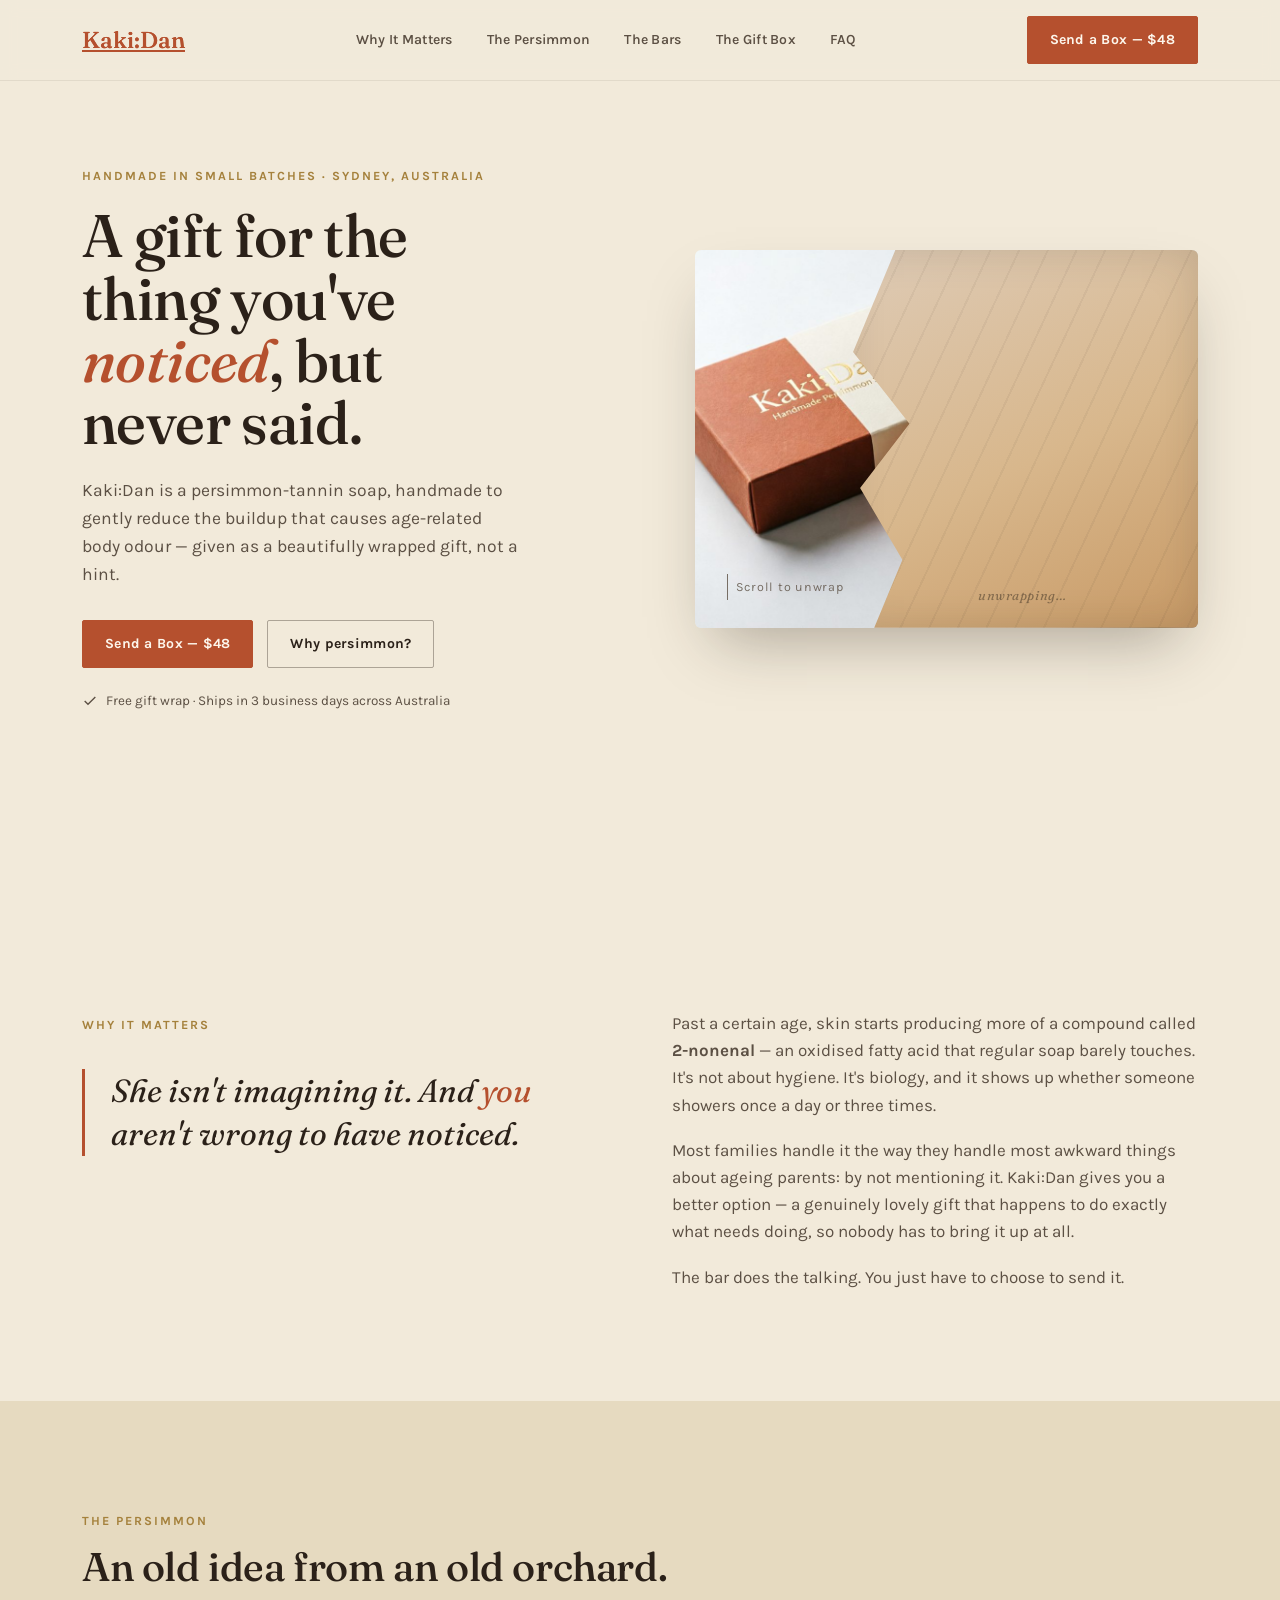
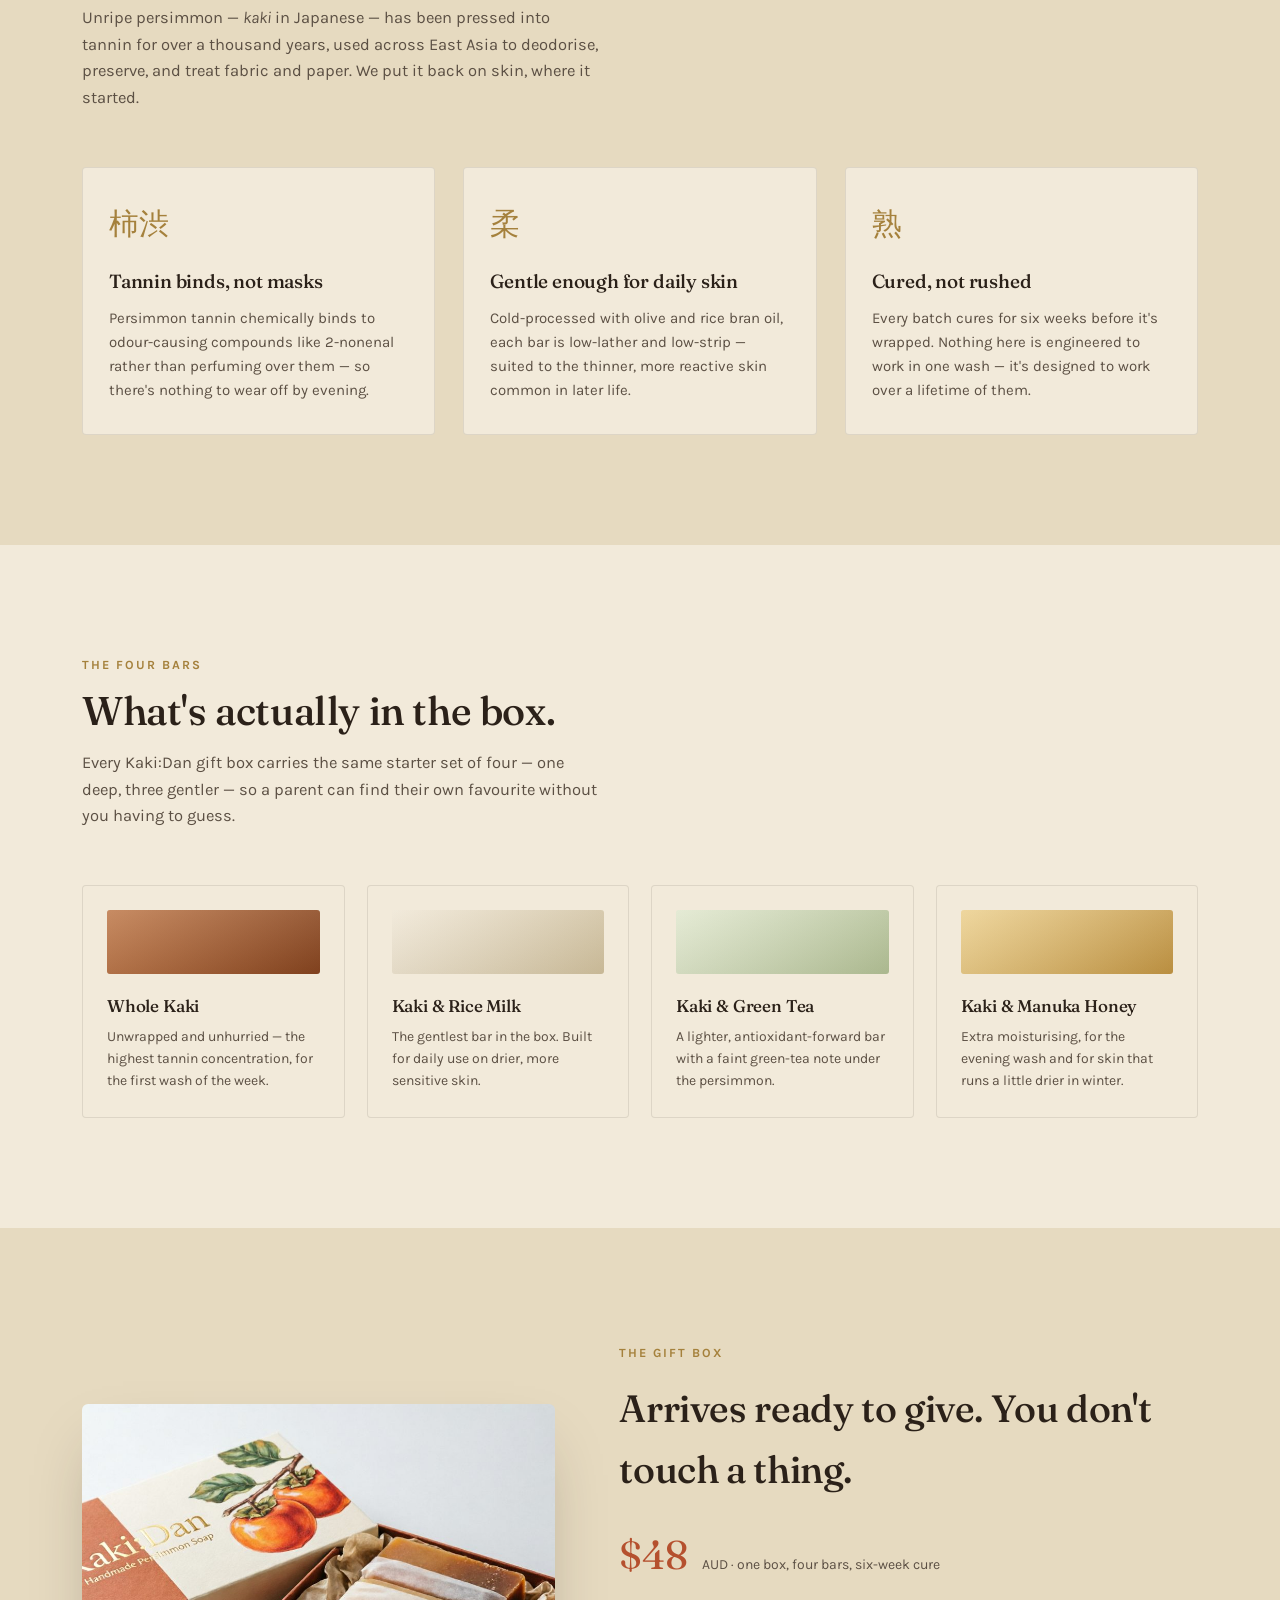
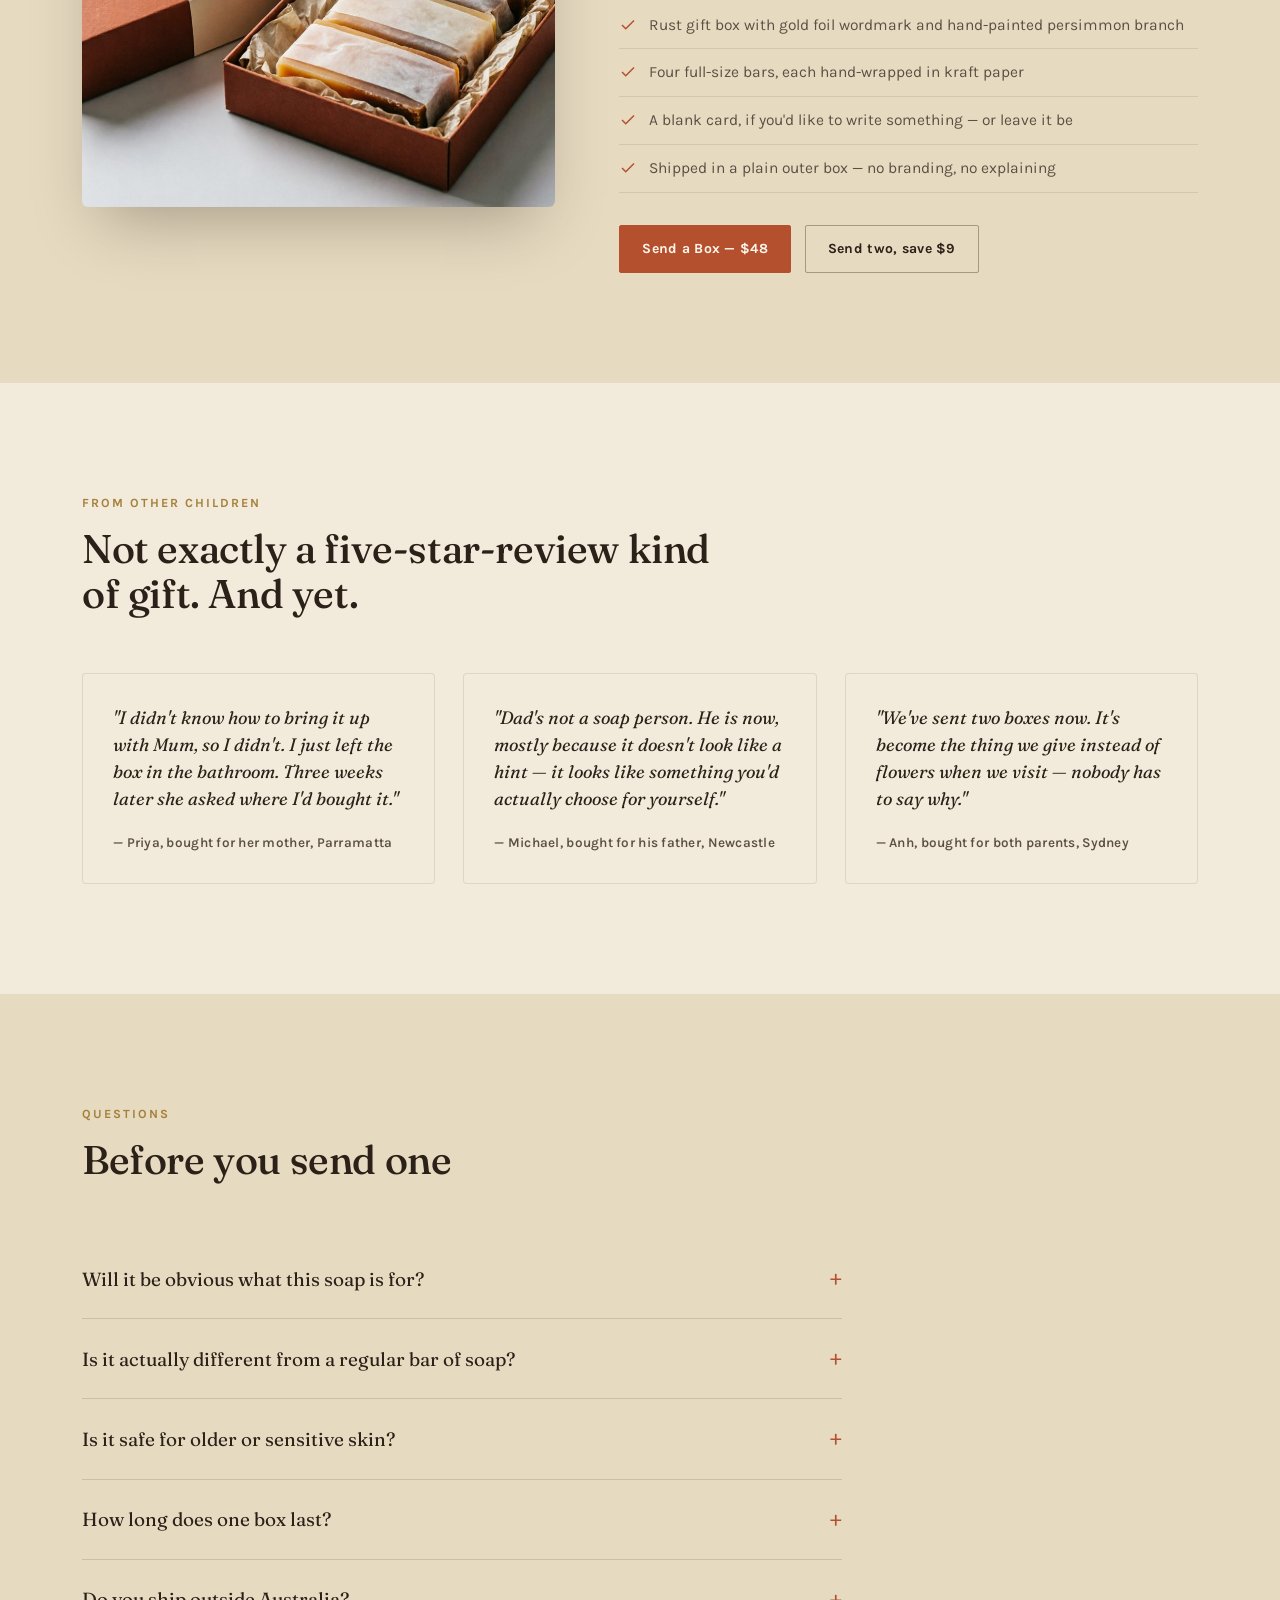
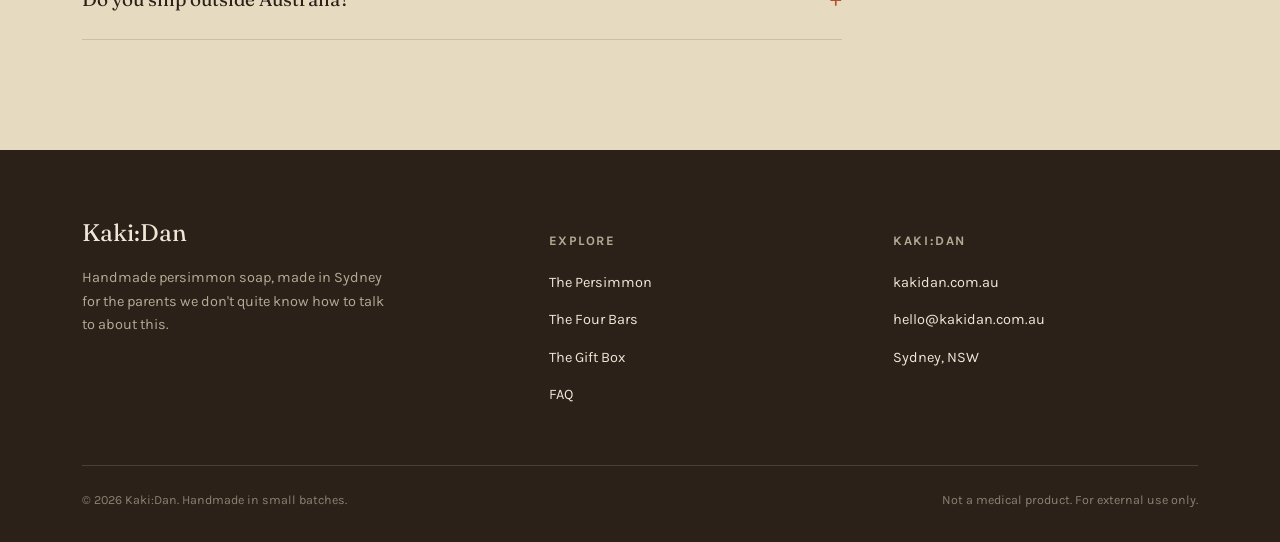
<file: index.html>
<!DOCTYPE html>
<html lang="en">
<head>
<meta charset="UTF-8">
<meta name="viewport" content="width=device-width, initial-scale=1.0">
<title>Kaki:Dan — Handmade Persimmon Soap</title>
<link rel="preconnect" href="https://fonts.googleapis.com">
<link rel="preconnect" href="https://fonts.gstatic.com" crossorigin>
<link href="https://fonts.googleapis.com/css2?family=Fraunces:ital,opsz,wght@0,9..144,300;0,9..144,400;0,9..144,500;0,9..144,600;1,9..144,400;1,9..144,500&family=Karla:wght@400;500;600;700&display=swap" rel="stylesheet">
<link rel="stylesheet" href="css/site.css">
</head>
<body>

<header class="site">
  <nav>
    <a href="#" class="wordmark">Kaki:Dan</a>
    <div class="navlinks">
      <a href="#problem">Why It Matters</a>
      <a href="#persimmon">The Persimmon</a>
      <a href="#bars">The Bars</a>
      <a href="#gift">The Gift Box</a>
      <a href="#faq">FAQ</a>
    </div>
    <a href="#gift" class="btn">Send a Box — $48</a>
  </nav>
</header>

<section class="hero">
  <div class="hero-grid">
    <div class="hero-copy">
      <span class="eyebrow">Handmade in small batches · Sydney, Australia</span>
      <h1>A gift for the thing you've <em>noticed</em>, but never said.</h1>
      <p class="lede">Kaki:Dan is a persimmon-tannin soap, handmade to gently reduce the buildup that causes age-related body odour — given as a beautifully wrapped gift, not a hint.</p>
      <div class="hero-ctas">
        <a href="#gift" class="btn">Send a Box — $48</a>
        <a href="#problem" class="btn ghost">Why persimmon?</a>
      </div>
      <div class="hero-note">
        <svg width="16" height="16" viewBox="0 0 24 24" fill="none" stroke="currentColor" stroke-width="2"><path d="M20 6L9 17l-5-5"/></svg>
        Free gift wrap · Ships in 3 business days across Australia
      </div>
    </div>
    <div class="hero-visual">
      <div class="box-frame">
        <img src="images/kakidan-gift-box.jpg" alt="An open Kaki:Dan gift box, showing four bars of handmade persimmon soap nested in kraft paper, beside the closed box with its gold-foil logo and hand-painted persimmon branch.">
        <div class="wrap-flap" id="wrapFlap"></div>
      </div>
      <div class="scroll-hint"><span class="stem"></span>Scroll to unwrap</div>
    </div>
  </div>
</section>

<section id="problem">
  <div class="wrap problem">
    <div>
      <span class="eyebrow">Why it matters</span>
      <p class="pull">She isn't imagining it. And <span>you</span> aren't wrong to have noticed.</p>
    </div>
    <div class="problem-body">
      <p>Past a certain age, skin starts producing more of a compound called <strong>2-nonenal</strong> — an oxidised fatty acid that regular soap barely touches. It's not about hygiene. It's biology, and it shows up whether someone showers once a day or three times.</p>
      <p>Most families handle it the way they handle most awkward things about ageing parents: by not mentioning it. Kaki:Dan gives you a better option — a genuinely lovely gift that happens to do exactly what needs doing, so nobody has to bring it up at all.</p>
      <p>The bar does the talking. You just have to choose to send it.</p>
    </div>
  </div>
</section>

<section class="alt" id="persimmon">
  <div class="wrap">
    <div class="section-head">
      <span class="eyebrow">The persimmon</span>
      <h2>An old idea from an old orchard.</h2>
      <p>Unripe persimmon — <em>kaki</em> in Japanese — has been pressed into tannin for over a thousand years, used across East Asia to deodorise, preserve, and treat fabric and paper. We put it back on skin, where it started.</p>
    </div>
    <div class="facts">
      <div class="fact-card">
        <span class="kanji">柿渋</span>
        <h3>Tannin binds, not masks</h3>
        <p>Persimmon tannin chemically binds to odour-causing compounds like 2-nonenal rather than perfuming over them — so there's nothing to wear off by evening.</p>
      </div>
      <div class="fact-card">
        <span class="kanji">柔</span>
        <h3>Gentle enough for daily skin</h3>
        <p>Cold-processed with olive and rice bran oil, each bar is low-lather and low-strip — suited to the thinner, more reactive skin common in later life.</p>
      </div>
      <div class="fact-card">
        <span class="kanji">熟</span>
        <h3>Cured, not rushed</h3>
        <p>Every batch cures for six weeks before it's wrapped. Nothing here is engineered to work in one wash — it's designed to work over a lifetime of them.</p>
      </div>
    </div>
  </div>
</section>

<section id="bars">
  <div class="wrap">
    <div class="section-head">
      <span class="eyebrow">The four bars</span>
      <h2>What's actually in the box.</h2>
      <p>Every Kaki:Dan gift box carries the same starter set of four — one deep, three gentler — so a parent can find their own favourite without you having to guess.</p>
    </div>
    <div class="bars">
      <div class="bar-card">
        <div class="swatch s1"></div>
        <h3>Whole Kaki</h3>
        <p>Unwrapped and unhurried — the highest tannin concentration, for the first wash of the week.</p>
      </div>
      <div class="bar-card">
        <div class="swatch s2"></div>
        <h3>Kaki & Rice Milk</h3>
        <p>The gentlest bar in the box. Built for daily use on drier, more sensitive skin.</p>
      </div>
      <div class="bar-card">
        <div class="swatch s3"></div>
        <h3>Kaki & Green Tea</h3>
        <p>A lighter, antioxidant-forward bar with a faint green-tea note under the persimmon.</p>
      </div>
      <div class="bar-card">
        <div class="swatch s4"></div>
        <h3>Kaki & Manuka Honey</h3>
        <p>Extra moisturising, for the evening wash and for skin that runs a little drier in winter.</p>
      </div>
    </div>
  </div>
</section>

<section class="alt" id="gift">
  <div class="wrap giftbox">
    <div class="giftbox-img">
      <img src="images/kakidan-gift-box.jpg" alt="Close view of the four Kaki:Dan soap bars wrapped in kraft paper, nested inside the rust-coloured gift box.">
    </div>
    <div>
      <span class="eyebrow">The gift box</span>
      <h2 style="font-size:clamp(28px,3.2vw,38px);margin-top:14px;">Arrives ready to give. You don't touch a thing.</h2>
      <div class="price-row">
        <span class="price">$48</span>
        <span class="price-sub">AUD · one box, four bars, six-week cure</span>
      </div>
      <ul class="includes">
        <li><svg width="18" height="18" viewBox="0 0 24 24" fill="none" stroke="currentColor" stroke-width="2"><path d="M20 6L9 17l-5-5"/></svg>Rust gift box with gold foil wordmark and hand-painted persimmon branch</li>
        <li><svg width="18" height="18" viewBox="0 0 24 24" fill="none" stroke="currentColor" stroke-width="2"><path d="M20 6L9 17l-5-5"/></svg>Four full-size bars, each hand-wrapped in kraft paper</li>
        <li><svg width="18" height="18" viewBox="0 0 24 24" fill="none" stroke="currentColor" stroke-width="2"><path d="M20 6L9 17l-5-5"/></svg>A blank card, if you'd like to write something — or leave it be</li>
        <li><svg width="18" height="18" viewBox="0 0 24 24" fill="none" stroke="currentColor" stroke-width="2"><path d="M20 6L9 17l-5-5"/></svg>Shipped in a plain outer box — no branding, no explaining</li>
      </ul>
      <div class="hero-ctas">
        <a href="payments/spike/checkout.html?product=gift-box-single" class="btn" data-product="gift-box-single" data-price-aud="48">Send a Box — $48</a>
        <a href="payments/spike/checkout.html?product=gift-box-double" class="btn ghost" data-product="gift-box-double" data-price-aud="87">Send two, save $9</a>
      </div>
    </div>
  </div>
</section>

<section>
  <div class="wrap">
    <div class="section-head">
      <span class="eyebrow">From other children</span>
      <h2>Not exactly a five-star-review kind of gift. And yet.</h2>
    </div>
    <div class="testimonials">
      <div class="testi">
        <p class="quote">"I didn't know how to bring it up with Mum, so I didn't. I just left the box in the bathroom. Three weeks later she asked where I'd bought it."</p>
        <div class="who">— Priya, bought for her mother, Parramatta</div>
      </div>
      <div class="testi">
        <p class="quote">"Dad's not a soap person. He is now, mostly because it doesn't look like a hint — it looks like something you'd actually choose for yourself."</p>
        <div class="who">— Michael, bought for his father, Newcastle</div>
      </div>
      <div class="testi">
        <p class="quote">"We've sent two boxes now. It's become the thing we give instead of flowers when we visit — nobody has to say why."</p>
        <div class="who">— Anh, bought for both parents, Sydney</div>
      </div>
    </div>
  </div>
</section>

<section class="alt" id="faq">
  <div class="wrap">
    <div class="section-head">
      <span class="eyebrow">Questions</span>
      <h2>Before you send one</h2>
    </div>
    <div class="faq">
      <details>
        <summary>Will it be obvious what this soap is for?</summary>
        <p>Not from the box. It's designed and packaged as a genuine gift-shop item — botanical illustration, foil wordmark, no clinical language anywhere on the outside. The card inside simply says "handmade persimmon soap." What it does is between you and the bar.</p>
      </details>
      <details>
        <summary>Is it actually different from a regular bar of soap?</summary>
        <p>Yes. Ordinary soap cleans the skin's surface but doesn't do much to the oxidised fatty acids that cause age-related odour. Persimmon tannin binds to those compounds directly, which is why the effect holds up between washes rather than needing to be reapplied like a fragrance.</p>
      </details>
      <details>
        <summary>Is it safe for older or sensitive skin?</summary>
        <p>Each bar is cold-processed with olive and rice bran oil, has no added fragrance beyond its natural ingredients, and is patch-tested. As with any new product on sensitive or broken skin, we'd suggest trying a small area first and checking with a GP if there's an existing skin condition.</p>
      </details>
      <details>
        <summary>How long does one box last?</summary>
        <p>Four full-size bars, roughly 6–8 weeks of daily use for one person, longer if rotated between two.</p>
      </details>
      <details>
        <summary>Do you ship outside Australia?</summary>
        <p>Not yet — currently Sydney-made and Australia-wide only, arriving in 3 business days for metro areas.</p>
      </details>
    </div>
  </div>
</section>

<footer>
  <div class="wrap">
    <div class="footer-grid">
      <div>
        <div class="wordmark2">Kaki:Dan</div>
        <p class="tag">Handmade persimmon soap, made in Sydney for the parents we don't quite know how to talk to about this.</p>
      </div>
      <div>
        <h4>Explore</h4>
        <ul>
          <li><a href="#persimmon">The Persimmon</a></li>
          <li><a href="#bars">The Four Bars</a></li>
          <li><a href="#gift">The Gift Box</a></li>
          <li><a href="#faq">FAQ</a></li>
        </ul>
      </div>
      <div>
        <h4>Kaki:Dan</h4>
        <ul>
          <li><a href="#">kakidan.com.au</a></li>
          <li><a href="#">hello@kakidan.com.au</a></li>
          <li><a href="#">Sydney, NSW</a></li>
        </ul>
      </div>
    </div>
    <div class="footer-bottom">
      <span>© 2026 Kaki:Dan. Handmade in small batches.</span>
      <span>Not a medical product. For external use only.</span>
    </div>
  </div>
</footer>

<script src="js/site.js"></script>

</body>
</html>
</file>
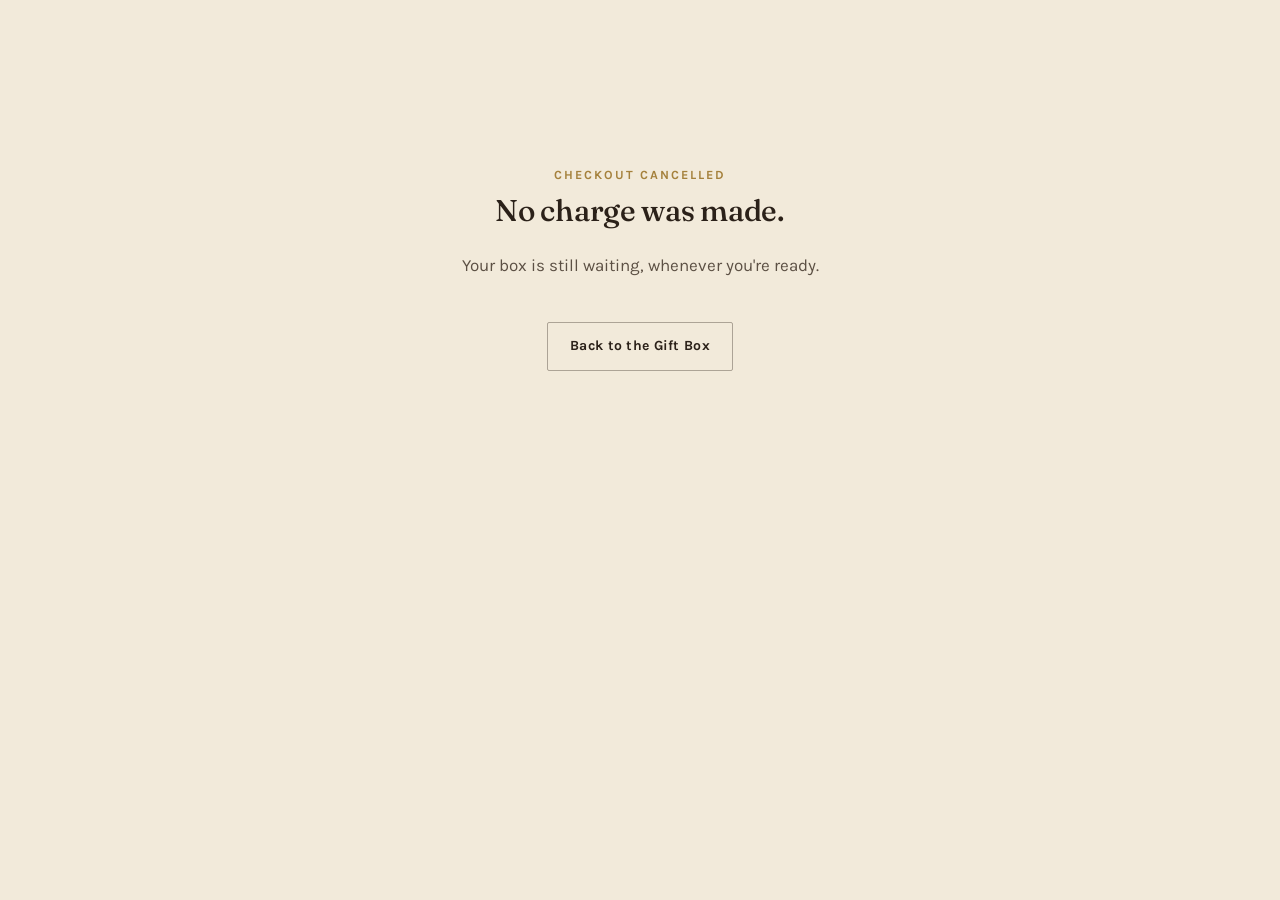
<file: payments/spike/cancel.html>
<!DOCTYPE html>
<html lang="en">
<head>
<meta charset="UTF-8">
<meta name="viewport" content="width=device-width, initial-scale=1.0">
<title>Checkout cancelled — Kaki:Dan</title>
<link href="https://fonts.googleapis.com/css2?family=Fraunces:ital,opsz,wght@0,9..144,300;0,9..144,400;0,9..144,500;0,9..144,600;1,9..144,400;1,9..144,500&family=Karla:wght@400;500;600;700&display=swap" rel="stylesheet">
<link rel="stylesheet" href="../../css/site.css">
<style>
  .confirm-wrap{max-width:520px;margin:160px auto;padding:0 24px;text-align:center;}
  .confirm-wrap h1{font-size:30px;margin-bottom:14px;}
  .confirm-wrap p{color:var(--ink-soft);}
  .confirm-wrap a{display:inline-block;margin-top:26px;}
</style>
</head>
<body>
<div class="confirm-wrap">
  <span class="eyebrow">Checkout cancelled</span>
  <h1>No charge was made.</h1>
  <p>Your box is still waiting, whenever you're ready.</p>
  <a href="../../index.html#gift" class="btn ghost">Back to the Gift Box</a>
</div>
</body>
</html>
</file>
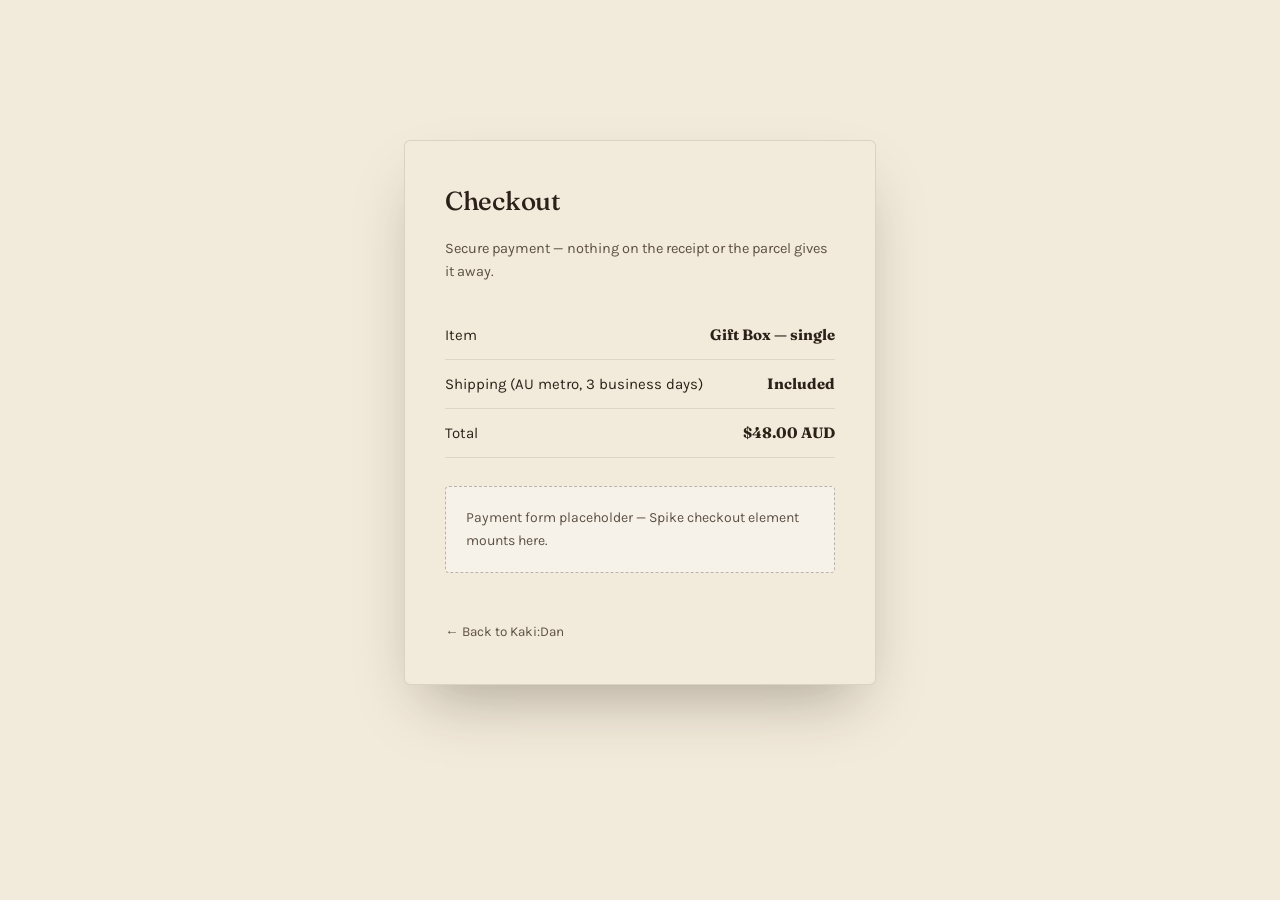
<file: payments/spike/checkout.html>
<!DOCTYPE html>
<html lang="en">
<head>
<meta charset="UTF-8">
<meta name="viewport" content="width=device-width, initial-scale=1.0">
<title>Checkout — Kaki:Dan</title>
<link href="https://fonts.googleapis.com/css2?family=Fraunces:ital,opsz,wght@0,9..144,300;0,9..144,400;0,9..144,500;0,9..144,600;1,9..144,400;1,9..144,500&family=Karla:wght@400;500;600;700&display=swap" rel="stylesheet">
<link rel="stylesheet" href="../../css/site.css">
<style>
  .checkout-wrap{max-width:520px;margin:140px auto 100px;padding:0 24px;}
  .checkout-card{background:var(--cream);border:1px solid rgba(43,33,25,.12);border-radius:6px;padding:40px;box-shadow:var(--paper-shadow);}
  .checkout-card h1{font-size:26px;margin-bottom:8px;}
  .checkout-card p.note{color:var(--ink-soft);font-size:14.5px;margin-bottom:28px;}
  .line{display:flex;justify-content:space-between;padding:12px 0;border-bottom:1px solid rgba(43,33,25,.1);font-size:15px;}
  .line strong{font-family:'Fraunces',serif;}
  #spike-payment-element{margin:28px 0;padding:20px;border:1px dashed rgba(43,33,25,.3);border-radius:4px;color:var(--ink-soft);font-size:14px;background:rgba(255,255,255,.4);}
  .back{display:inline-block;margin-top:20px;font-size:13.5px;color:var(--ink-soft);text-decoration:none;}
  .back:hover{color:var(--rust);}
</style>
</head>
<body>
<div class="checkout-wrap">
  <div class="checkout-card">
    <h1>Checkout</h1>
    <p class="note">Secure payment — nothing on the receipt or the parcel gives it away.</p>

    <div class="line"><span>Item</span><strong id="line-item">Gift Box</strong></div>
    <div class="line"><span>Shipping (AU metro, 3 business days)</span><strong>Included</strong></div>
    <div class="line"><span>Total</span><strong id="line-total">$48.00 AUD</strong></div>

    <!--
      TODO — Spike payment integration goes here.

      This is a placeholder only. To wire up a real Spike checkout:
        1. Include the Spike.js SDK (script tag or npm package) per Spike's
           current docs — check https://spikeapp.co (or wherever Spike's
           current developer docs live) since this scaffold was built
           without access to Spike's live API reference.
        2. Create a Spike payment intent / checkout session from your
           backend (never from client-side JS with a secret key).
        3. Mount Spike's hosted payment element into #spike-payment-element
           below, or redirect to a Spike-hosted checkout URL.
        4. Read data-product / data-price-aud off the button that linked
           here (see index.html) to populate the line items above via
           checkout.js.
        5. Handle success/cancel redirects — see success.html and
           cancel.html stubs in this folder.
    -->
    <div id="spike-payment-element">
      Payment form placeholder — Spike checkout element mounts here.
    </div>

    <a href="../../index.html#gift" class="back">← Back to Kaki:Dan</a>
  </div>
</div>

<script src="../../js/site.js"></script>
<script src="checkout.js"></script>
</body>
</html>
</file>
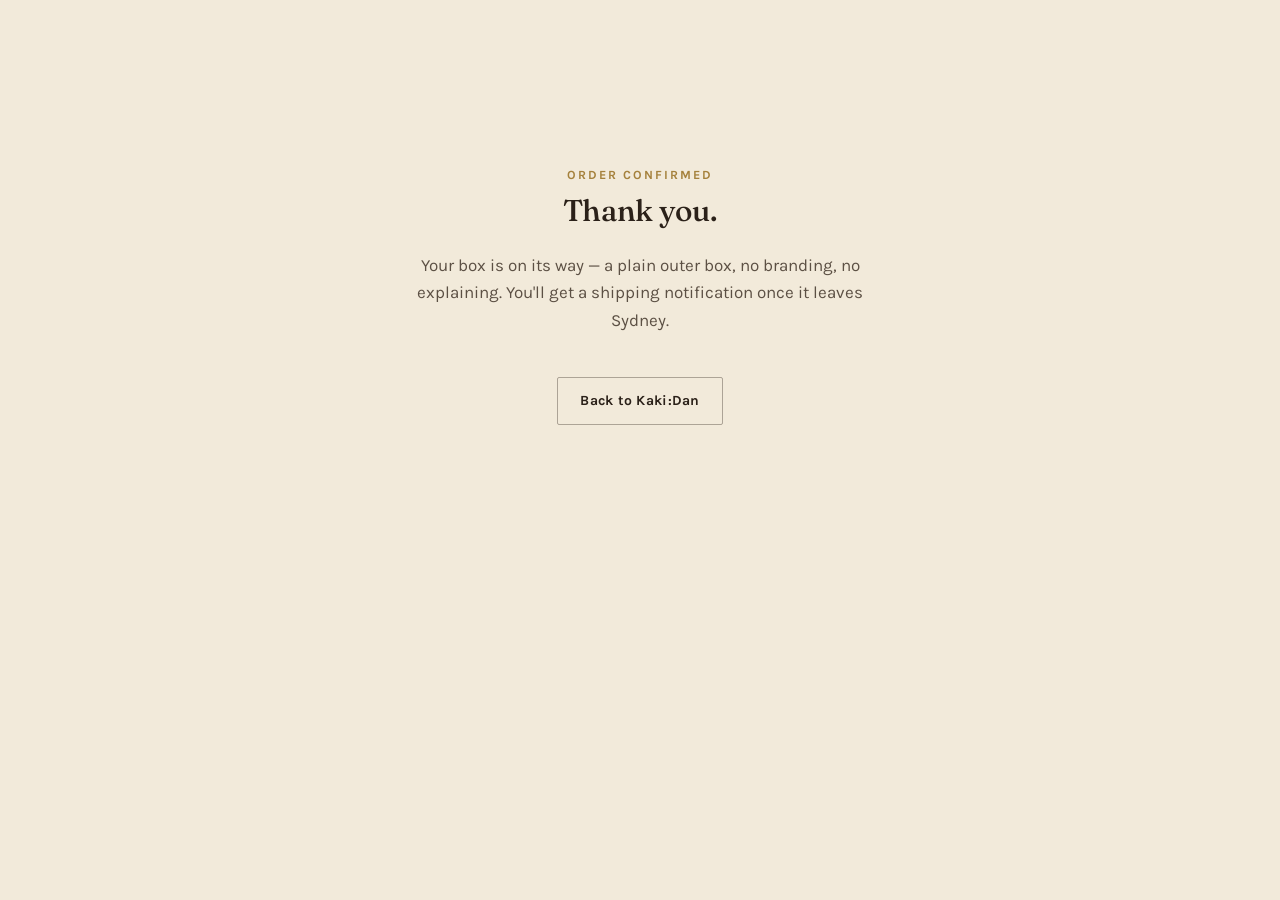
<file: payments/spike/success.html>
<!DOCTYPE html>
<html lang="en">
<head>
<meta charset="UTF-8">
<meta name="viewport" content="width=device-width, initial-scale=1.0">
<title>Order confirmed — Kaki:Dan</title>
<link href="https://fonts.googleapis.com/css2?family=Fraunces:ital,opsz,wght@0,9..144,300;0,9..144,400;0,9..144,500;0,9..144,600;1,9..144,400;1,9..144,500&family=Karla:wght@400;500;600;700&display=swap" rel="stylesheet">
<link rel="stylesheet" href="../../css/site.css">
<style>
  .confirm-wrap{max-width:520px;margin:160px auto;padding:0 24px;text-align:center;}
  .confirm-wrap h1{font-size:30px;margin-bottom:14px;}
  .confirm-wrap p{color:var(--ink-soft);}
  .confirm-wrap a{display:inline-block;margin-top:26px;}
</style>
</head>
<body>
<div class="confirm-wrap">
  <span class="eyebrow">Order confirmed</span>
  <h1>Thank you.</h1>
  <p>Your box is on its way — a plain outer box, no branding, no explaining. You'll get a shipping notification once it leaves Sydney.</p>
  <!-- TODO: read order/session details from Spike's redirect params here -->
  <a href="../../index.html" class="btn ghost">Back to Kaki:Dan</a>
</div>
</body>
</html>
</file>
<file: css/site.css>
/* Kaki:Dan — shared site styles, extracted from the original single-file page */
:root{
    --rust:#B5502E;
    --rust-dark:#8A3B22;
    --cream:#F2EADA;
    --parchment:#E6DAC0;
    --ink:#2B2119;
    --ink-soft:#5C5044;
    --leaf:#454F30;
    --gold:#A5813C;
    --paper-shadow: 0 30px 60px -20px rgba(43,33,25,.35);
    --radius: 2px;
  }
  *{box-sizing:border-box;}
  html{scroll-behavior:smooth;}
  body{
    margin:0;
    background:var(--cream);
    color:var(--ink);
    font-family:'Karla', sans-serif;
    font-size:17px;
    line-height:1.6;
    -webkit-font-smoothing:antialiased;
  }
  h1,h2,h3,.display{
    font-family:'Fraunces', serif;
    font-weight:500;
    letter-spacing:-0.01em;
    color:var(--ink);
    margin:0;
  }
  a{color:inherit;}
  img{display:block;max-width:100%;}
  .wrap{max-width:1180px;margin:0 auto;padding:0 32px;}
  .eyebrow{
    font-family:'Karla',sans-serif;
    text-transform:uppercase;
    letter-spacing:.16em;
    font-size:12.5px;
    font-weight:700;
    color:var(--gold);
  }

  /* ---------- NAV ---------- */
  header.site{
    position:fixed; top:0; left:0; right:0; z-index:50;
    background:rgba(242,234,218,.86);
    backdrop-filter:blur(8px);
    border-bottom:1px solid rgba(43,33,25,.08);
  }
  nav{
    max-width:1180px;margin:0 auto;padding:16px 32px;
    display:flex;align-items:center;justify-content:space-between;
  }
  .wordmark{
    font-family:'Fraunces',serif;
    font-size:23px;
    font-weight:500;
    position:relative;
    background:linear-gradient(120deg, var(--rust) 40%, var(--gold) 50%, var(--rust) 60%);
    background-size:220% 100%;
    -webkit-background-clip:text;
    background-clip:text;
    color:var(--rust);
    transition:background-position .8s ease;
  }
  .wordmark:hover{ background-position:100% 0; -webkit-text-fill-color:transparent; }
  .navlinks{display:flex;gap:34px;align-items:center;}
  .navlinks a{
    font-size:14px;font-weight:600;text-decoration:none;color:var(--ink-soft);
    letter-spacing:.02em;
    transition:color .2s;
  }
  .navlinks a:hover{color:var(--rust);}
  .btn{
    display:inline-flex;align-items:center;gap:8px;
    background:var(--rust); color:#fdf6ec;
    padding:12px 22px;border-radius:var(--radius);
    font-weight:700;font-size:14px;letter-spacing:.02em;
    text-decoration:none;border:1px solid var(--rust);
    transition:transform .18s ease, background .18s ease, box-shadow .18s ease;
  }
  .btn:hover{background:var(--rust-dark); transform:translateY(-1px); box-shadow:0 10px 20px -8px rgba(138,59,34,.5);}
  .btn.ghost{
    background:transparent;color:var(--ink);border:1px solid rgba(43,33,25,.35);
  }
  .btn.ghost:hover{border-color:var(--rust);color:var(--rust);background:transparent;box-shadow:none;}

  /* ---------- HERO / UNWRAP ---------- */
  .hero{
    position:relative;
    min-height:100vh;
    display:flex;
    align-items:center;
    overflow:hidden;
    padding-top:88px;
  }
  .hero-grid{
    max-width:1180px;margin:0 auto;padding:0 32px;
    display:grid;grid-template-columns:1.05fr .95fr;gap:56px;align-items:center;
    width:100%;
  }
  .hero-copy .eyebrow{margin-bottom:18px;display:block;}
  .hero h1{
    font-size:clamp(38px,5vw,60px);
    line-height:1.04;
    max-width:11.5ch;
  }
  .hero h1 em{
    font-style:italic; color:var(--rust); font-weight:500;
  }
  .hero p.lede{
    margin-top:22px; max-width:44ch; color:var(--ink-soft); font-size:17.5px;
  }
  .hero-ctas{margin-top:32px;display:flex;gap:14px;flex-wrap:wrap;}
  .hero-note{margin-top:22px;font-size:13.5px;color:var(--ink-soft);display:flex;align-items:center;gap:8px;}
  .hero-note svg{flex:none;}

  .hero-visual{position:relative;}
  .box-frame{
    position:relative; border-radius:6px; overflow:hidden;
    box-shadow:var(--paper-shadow);
    aspect-ratio: 4/3;
  }
  .box-frame img{
    width:100%;height:100%;object-fit:cover;object-position:center;
    display:block;
  }
  .wrap-flap{
    position:absolute; inset:0 0 0 30%;
    background:
      repeating-linear-gradient(115deg, rgba(43,33,25,.05) 0 2px, transparent 2px 26px),
      linear-gradient(155deg, #DECBB6 0%, #D8B78C 55%, #C89A66 100%);
    clip-path: polygon(14% 0%, 100% 0%, 100% 100%, 8% 100%, 16% 82%, 4% 63%, 18% 46%, 2% 27%, 14% 0%);
    box-shadow: inset 0 0 40px rgba(43,33,25,.15);
    will-change: transform, opacity;
  }
  .wrap-flap::after{
    content:"unwrapping…";
    position:absolute; bottom:22px; left:50%; transform:translateX(-50%);
    font-family:'Fraunces',serif; font-style:italic; font-size:13px; color:rgba(43,33,25,.45);
    letter-spacing:.04em;
  }
  .scroll-hint{
    position:absolute; left:32px; bottom:28px;
    font-size:12.5px; color:var(--ink-soft); letter-spacing:.06em;
    display:flex; align-items:center; gap:8px;
    opacity:.8;
  }
  .scroll-hint .stem{width:1px;height:26px;background:var(--ink-soft);animation:stem 1.6s ease-in-out infinite;}
  @keyframes stem{0%,100%{transform:scaleY(1);opacity:.4;}50%{transform:scaleY(1.3);opacity:1;}}

  /* ---------- SECTION SCAFFOLD ---------- */
  section{padding:110px 0;}
  section.alt{background:var(--parchment);}
  .section-head{max-width:640px;margin-bottom:56px;}
  .section-head .eyebrow{display:block;margin-bottom:14px;}
  .section-head h2{font-size:clamp(28px,3.4vw,40px);line-height:1.12;}
  .section-head p{margin-top:16px;color:var(--ink-soft);font-size:16.5px;max-width:52ch;}

  /* problem section */
  .problem{display:grid;grid-template-columns:1fr 1fr;gap:64px;align-items:start;}
  .pull{
    font-family:'Fraunces',serif; font-style:italic; font-weight:400;
    font-size:clamp(24px,2.6vw,32px); line-height:1.35; color:var(--ink);
    border-left:3px solid var(--rust); padding-left:26px;
  }
  .pull span{color:var(--rust);}
  .problem-body p{color:var(--ink-soft);margin:0 0 18px;}
  .problem-body p:last-child{margin-bottom:0;}

  /* why persimmon - facts */
  .facts{display:grid;grid-template-columns:repeat(3,1fr);gap:28px;}
  .fact-card{
    background:var(--cream); border:1px solid rgba(43,33,25,.1);
    padding:32px 26px; border-radius:4px; position:relative;
  }
  .fact-card .kanji{
    font-family:'Fraunces',serif; font-size:30px; color:var(--gold);
    display:inline-block; margin-bottom:18px;
  }
  .fact-card h3{font-size:19px;margin-bottom:10px;}
  .fact-card p{color:var(--ink-soft);font-size:15px;margin:0;}

  /* bars */
  .bars{display:grid;grid-template-columns:repeat(4,1fr);gap:22px;}
  .bar-card{background:var(--cream);border:1px solid rgba(43,33,25,.1);padding:24px;border-radius:4px;}
  .swatch{height:64px;border-radius:3px;margin-bottom:18px;position:relative;overflow:hidden;}
  .swatch::after{content:"";position:absolute;inset:0;background:linear-gradient(160deg, rgba(255,255,255,.25), rgba(0,0,0,.08));}
  .swatch.s1{background:linear-gradient(135deg,#B5652F,#8A4620);}
  .swatch.s2{background:linear-gradient(135deg,#EDE3CF,#D8C7A2);}
  .swatch.s3{background:linear-gradient(135deg,#DCE4C7,#B9C79A);}
  .swatch.s4{background:linear-gradient(135deg,#E9C97E,#C99A45);}
  .bar-card h3{font-size:17px;margin-bottom:6px;}
  .bar-card p{color:var(--ink-soft);font-size:14px;margin:0;}

  /* gift box section */
  .giftbox{display:grid;grid-template-columns:.9fr 1.1fr;gap:64px;align-items:center;}
  .giftbox-img{border-radius:6px;overflow:hidden;box-shadow:var(--paper-shadow);}
  .giftbox-img img{object-fit:cover;object-position:70% 40%;height:100%;width:100%;aspect-ratio:4/3.4;}
  .price-row{display:flex;align-items:baseline;gap:14px;margin:22px 0 6px;}
  .price{font-family:'Fraunces',serif;font-size:40px;color:var(--rust);}
  .price-sub{color:var(--ink-soft);font-size:14px;}
  .includes{list-style:none;padding:0;margin:26px 0 32px;}
  .includes li{
    display:flex;gap:12px;align-items:flex-start;padding:11px 0;
    border-bottom:1px solid rgba(43,33,25,.1);color:var(--ink-soft);font-size:15.5px;
  }
  .includes li:first-child{padding-top:0;}
  .includes li svg{flex:none;margin-top:3px;color:var(--rust);}

  /* testimonials */
  .testimonials{display:grid;grid-template-columns:repeat(3,1fr);gap:28px;}
  .testi{background:var(--cream);border:1px solid rgba(43,33,25,.1);padding:30px;border-radius:4px;display:flex;flex-direction:column;height:100%;}
  .testi p.quote{font-family:'Fraunces',serif;font-style:italic;font-size:18px;line-height:1.5;flex:1;margin:0 0 20px;}
  .testi .who{font-size:13.5px;color:var(--ink-soft);font-weight:600;letter-spacing:.02em;}

  /* faq */
  .faq{max-width:760px;}
  details{
    border-bottom:1px solid rgba(43,33,25,.15);
    padding:22px 0;
  }
  details summary{
    font-family:'Fraunces',serif;font-size:19px;cursor:pointer;
    list-style:none;display:flex;justify-content:space-between;align-items:center;gap:20px;
  }
  details summary::-webkit-details-marker{display:none;}
  details summary::after{
    content:"+"; font-family:'Karla',sans-serif; font-size:22px; color:var(--rust); flex:none; transition:transform .2s;
  }
  details[open] summary::after{transform:rotate(45deg);}
  details p{color:var(--ink-soft);margin:14px 0 0;max-width:60ch;font-size:15.5px;}

  /* footer */
  footer{background:var(--ink);color:#EFE6D6;padding:64px 0 32px;}
  .footer-grid{display:grid;grid-template-columns:1.4fr 1fr 1fr;gap:40px;margin-bottom:48px;}
  footer .wordmark2{font-family:'Fraunces',serif;font-size:24px;color:#EFE6D6;}
  footer p.tag{color:#B7AA95;font-size:14.5px;margin-top:14px;max-width:34ch;}
  footer h4{font-size:13px;text-transform:uppercase;letter-spacing:.12em;color:#B7AA95;margin-bottom:16px;}
  footer ul{list-style:none;padding:0;margin:0;}
  footer li{margin-bottom:10px;}
  footer a{text-decoration:none;color:#EFE6D6;font-size:14.5px;}
  footer a:hover{color:var(--gold);}
  .footer-bottom{
    border-top:1px solid rgba(239,230,214,.15); padding-top:24px;
    display:flex;justify-content:space-between;flex-wrap:wrap;gap:12px;
    font-size:12.5px;color:#8C8272;
  }

  /* responsive */
  @media (max-width: 920px){
    .navlinks{display:none;}
    .hero-grid{grid-template-columns:1fr;}
    .hero{padding-top:110px;}
    .problem{grid-template-columns:1fr;gap:36px;}
    .facts{grid-template-columns:1fr;}
    .bars{grid-template-columns:repeat(2,1fr);}
    .giftbox{grid-template-columns:1fr;}
    .testimonials{grid-template-columns:1fr;}
    .footer-grid{grid-template-columns:1fr 1fr;}
  }

  :focus-visible{outline:2px solid var(--rust); outline-offset:3px;}

  @media (prefers-reduced-motion: reduce){
    html{scroll-behavior:auto;}
    .scroll-hint .stem{animation:none;}
  }
</file>
